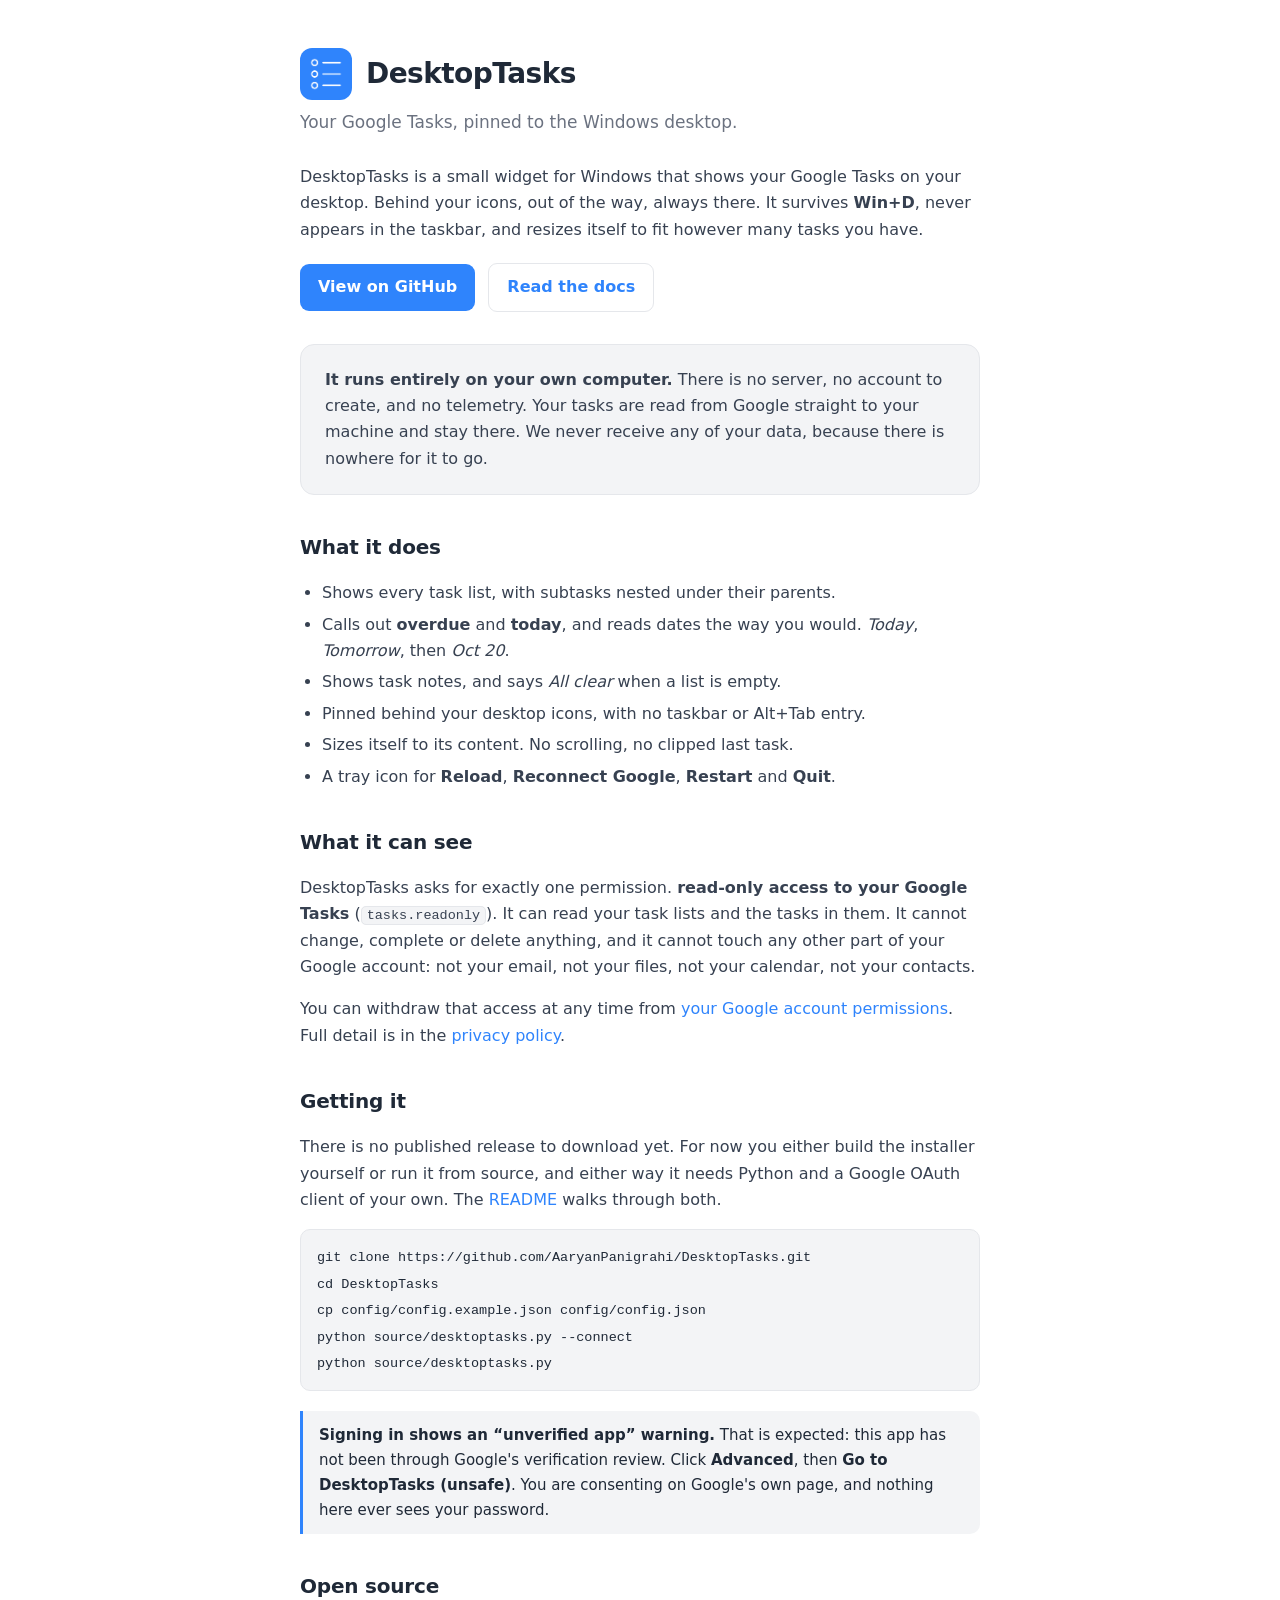
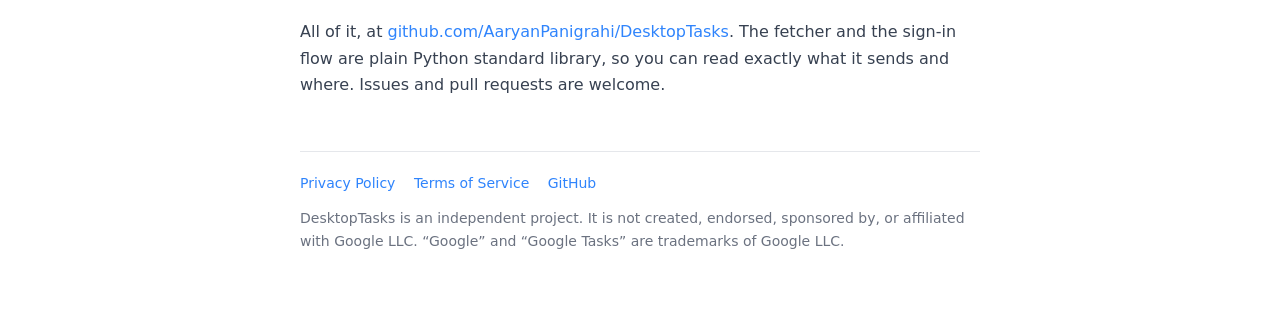
<file: site/index.html>
<!doctype html>
<html lang="en">
<head>
<meta charset="utf-8">
<meta name="viewport" content="width=device-width, initial-scale=1">
<title>DesktopTasks, your Google Tasks pinned to your desktop</title>
<meta name="description" content="A small Windows widget that shows your Google Tasks on your desktop. Free, open source, and runs entirely on your own machine.">
<link rel="icon" href="logo.png">
<link rel="stylesheet" href="style.css">
</head>
<body>
<div class="wrap">

  <header class="site-head">
    <img src="logo.png" alt="">
    <h1>DesktopTasks</h1>
  </header>
  <p class="tagline">Your Google Tasks, pinned to the Windows desktop.</p>

  <p>
    DesktopTasks is a small widget for Windows that shows your Google Tasks
    on your desktop. Behind your icons, out of the way, always there. It
    survives <strong>Win+D</strong>, never appears in the taskbar, and
    resizes itself to fit however many tasks you have.
  </p>

  <p>
    <a class="btn" href="https://github.com/AaryanPanigrahi/DesktopTasks">View on GitHub</a>
    <a class="btn secondary" href="https://github.com/AaryanPanigrahi/DesktopTasks#readme">Read the docs</a>
  </p>

  <div class="hero">
    <p>
      <strong>It runs entirely on your own computer.</strong> There is no
      server, no account to create, and no telemetry. Your tasks are read
      from Google straight to your machine and stay there. We never receive
      any of your data, because there is nowhere for it to go.
    </p>
  </div>

  <h2>What it does</h2>
  <ul>
    <li>Shows every task list, with subtasks nested under their parents.</li>
    <li>Calls out <strong>overdue</strong> and <strong>today</strong>, and
      reads dates the way you would. <em>Today</em>, <em>Tomorrow</em>,
      then <em>Oct 20</em>.</li>
    <li>Shows task notes, and says <em>All clear</em> when a list is empty.</li>
    <li>Pinned behind your desktop icons, with no taskbar or Alt+Tab entry.</li>
    <li>Sizes itself to its content. No scrolling, no clipped last task.</li>
    <li>A tray icon for <strong>Reload</strong>,
      <strong>Reconnect&nbsp;Google</strong>, <strong>Restart</strong> and
      <strong>Quit</strong>.</li>
  </ul>

  <h2>What it can see</h2>

  <p>
    DesktopTasks asks for exactly one permission. <strong>read-only access to your Google Tasks</strong>
    (<code>tasks.readonly</code>). It can read your task lists and the tasks
    in them. It cannot change, complete or delete anything, and it cannot
    touch any other part of your Google account: not your email, not your
    files, not your calendar, not your contacts.
  </p>

  <p>
    You can withdraw that access at any time from
    <a href="https://myaccount.google.com/permissions">your Google account permissions</a>.
    Full detail is in the <a href="privacy.html">privacy policy</a>.
  </p>

  <h2>Getting it</h2>

  <p>
    There is no published release to download yet. For now you either build
    the installer yourself or run it from source, and either way it needs
    Python and a Google OAuth client of your own. The
    <a href="https://github.com/AaryanPanigrahi/DesktopTasks#readme">README</a>
    walks through both.
  </p>

<pre><code>git clone https://github.com/AaryanPanigrahi/DesktopTasks.git
cd DesktopTasks
cp config/config.example.json config/config.json
python source/desktoptasks.py --connect
python source/desktoptasks.py</code></pre>

  <div class="note">
    <strong>Signing in shows an “unverified app” warning.</strong> That is
    expected: this app has not been through Google's verification review.
    Click <strong>Advanced</strong>, then
    <strong>Go to DesktopTasks (unsafe)</strong>. You are
    consenting on Google's own page, and nothing here ever sees your
    password.
  </div>

  <h2>Open source</h2>

  <p>
    All of it, at
    <a href="https://github.com/AaryanPanigrahi/DesktopTasks">github.com/AaryanPanigrahi/DesktopTasks</a>.
    The fetcher and the sign-in flow are plain Python standard library, so
    you can read exactly what it sends and where. Issues and pull requests
    are welcome.
  </p>

  <footer>
    <a href="privacy.html">Privacy Policy</a>
    <a href="terms.html">Terms of Service</a>
    <a href="https://github.com/AaryanPanigrahi/DesktopTasks">GitHub</a>
    <span class="fine">
      DesktopTasks is an independent project. It is not created, endorsed,
      sponsored by, or affiliated with Google LLC. “Google” and “Google
      Tasks” are trademarks of Google LLC.
    </span>
  </footer>

</div>
</body>
</html>
</file>
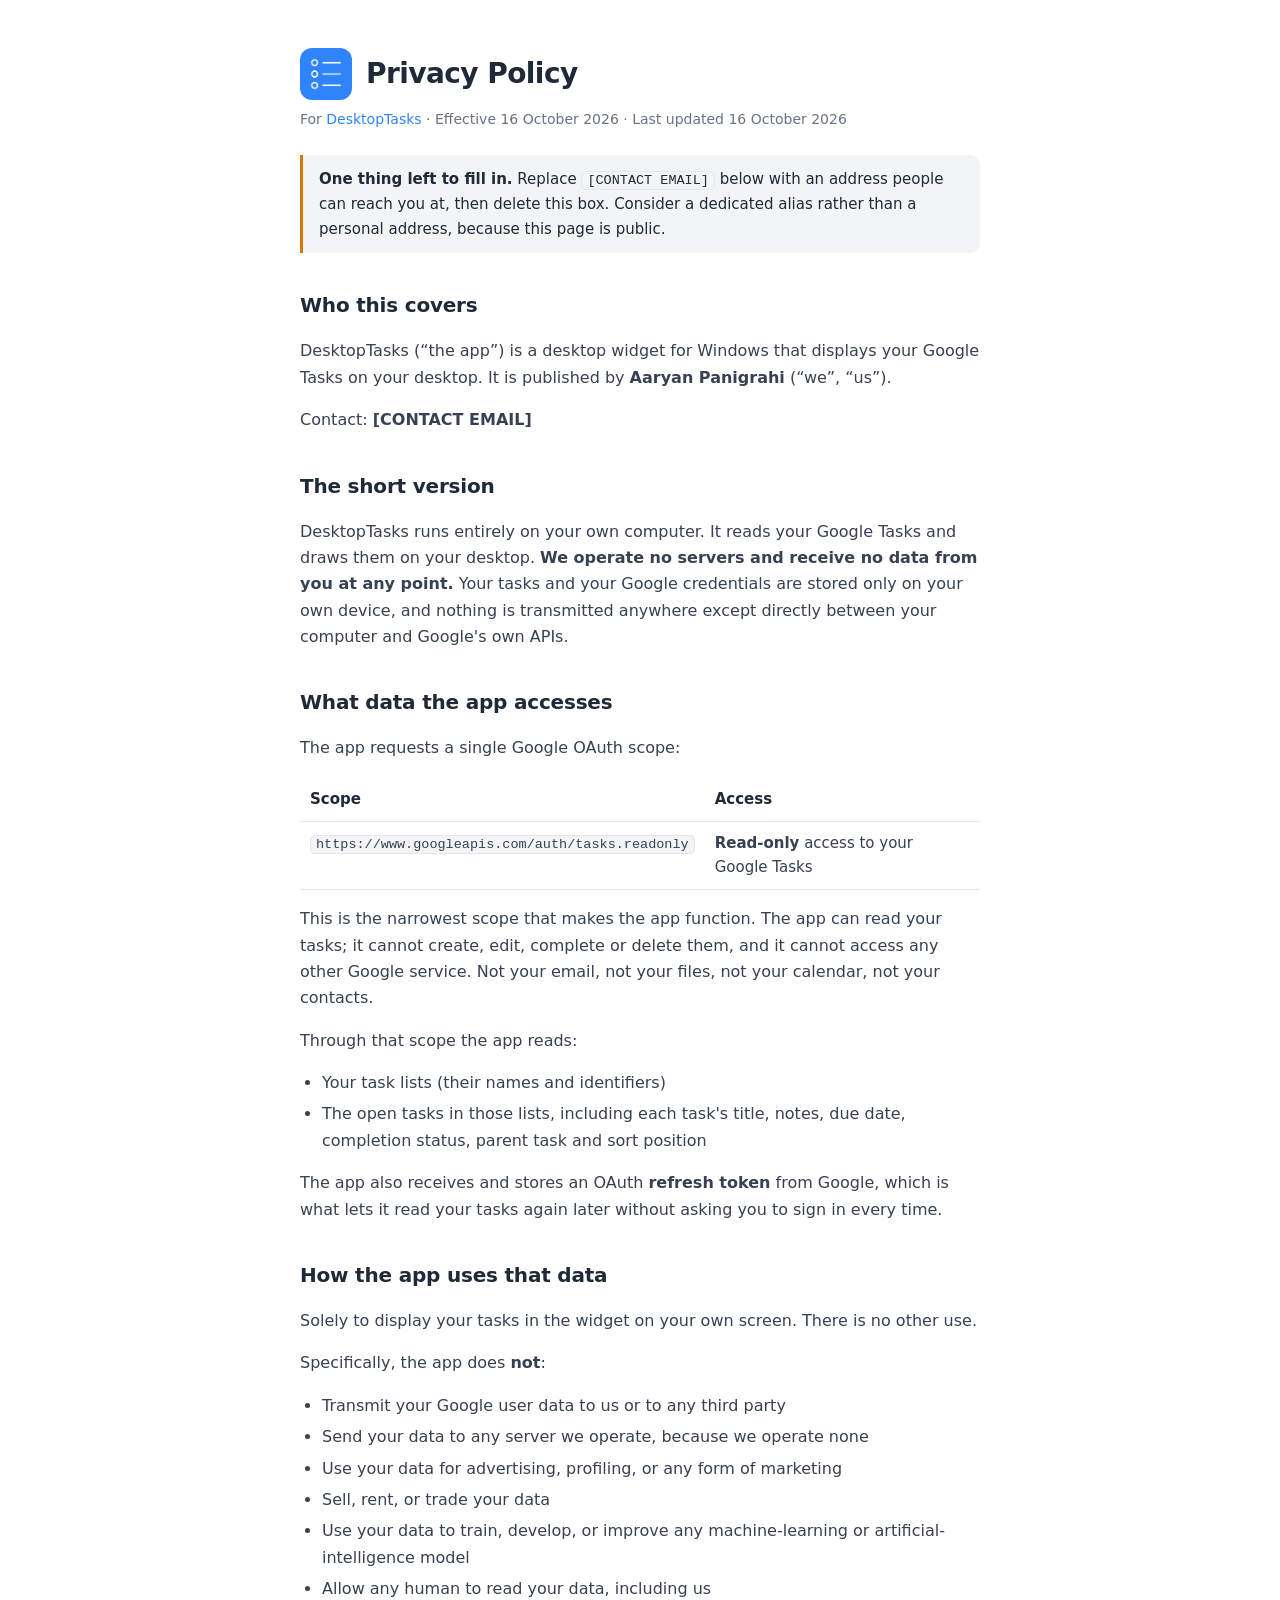
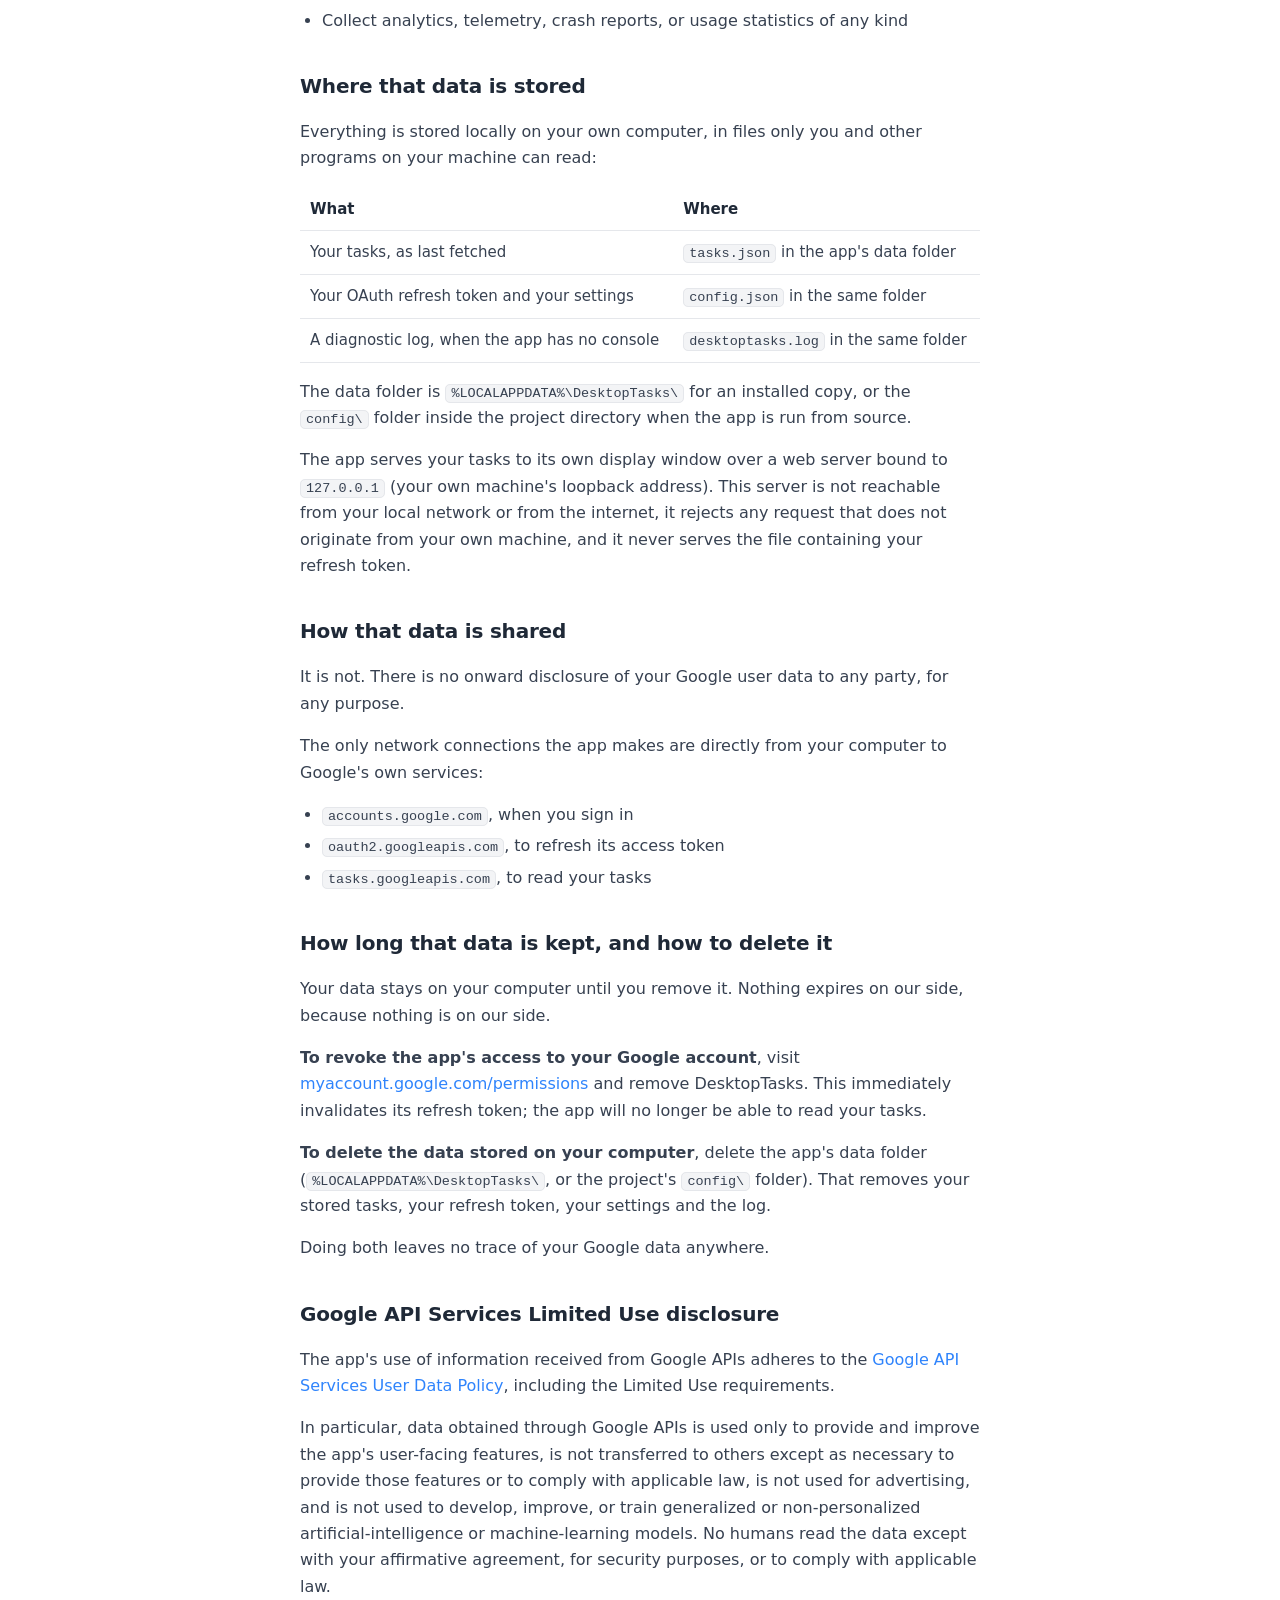
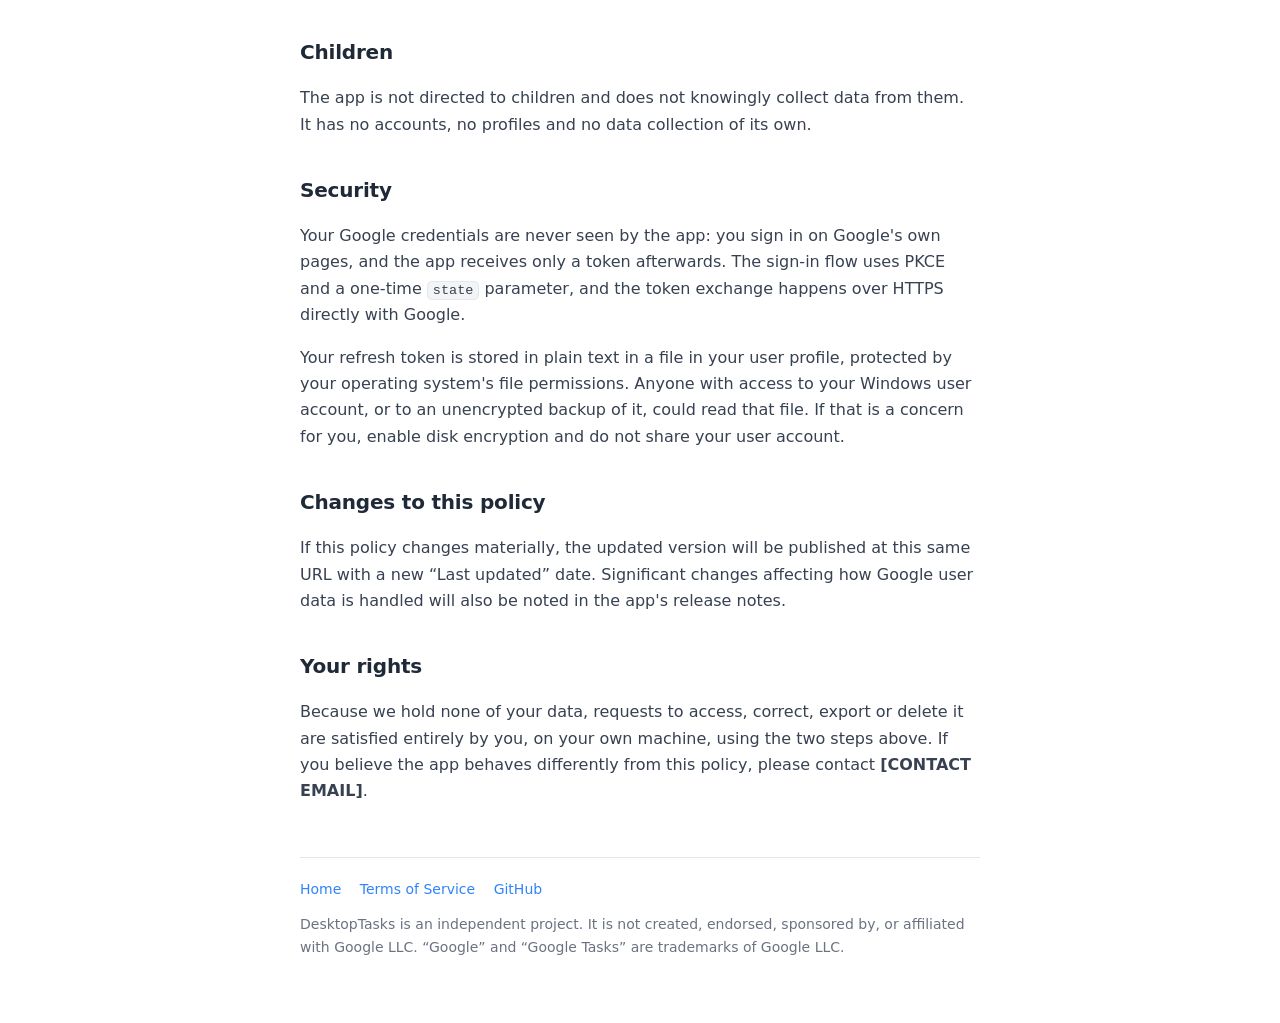
<file: site/privacy.html>
<!doctype html>
<html lang="en">
<head>
<meta charset="utf-8">
<meta name="viewport" content="width=device-width, initial-scale=1">
<title>Privacy Policy for DesktopTasks</title>
<meta name="description" content="How DesktopTasks handles your Google Tasks data: entirely on your own computer, with no server and no telemetry.">
<link rel="icon" href="logo.png">
<link rel="stylesheet" href="style.css">
</head>
<body>
<div class="wrap">

  <header class="site-head">
    <img src="logo.png" alt="">
    <h1>Privacy Policy</h1>
  </header>
  <p class="meta">
    For <a href="index.html">DesktopTasks</a> &middot;
    Effective 16 October 2026 &middot; Last updated 16 October 2026
  </p>

  <div class="draft">
    <strong>One thing left to fill in.</strong> Replace
    <code>[CONTACT EMAIL]</code> below with an address people can reach you
    at, then delete this box. Consider a dedicated alias rather than a
    personal address, because this page is public.
  </div>

  <h2>Who this covers</h2>
  <p>
    DesktopTasks (“the app”) is a desktop widget for Windows that displays
    your Google Tasks on your desktop. It is published by
    <strong>Aaryan Panigrahi</strong> (“we”, “us”).
  </p>
  <p>Contact: <strong>[CONTACT EMAIL]</strong></p>

  <h2>The short version</h2>
  <p>
    DesktopTasks runs entirely on your own computer. It reads your Google
    Tasks and draws them on your desktop. <strong>We operate no servers and
    receive no data from you at any point.</strong> Your tasks and your
    Google credentials are stored only on your own device, and nothing is
    transmitted anywhere except directly between your computer and Google's
    own APIs.
  </p>

  <h2>What data the app accesses</h2>
  <p>The app requests a single Google OAuth scope:</p>
  <table>
    <tr><th>Scope</th><th>Access</th></tr>
    <tr>
      <td><code>https://www.googleapis.com/auth/tasks.readonly</code></td>
      <td><strong>Read-only</strong> access to your Google Tasks</td>
    </tr>
  </table>
  <p>
    This is the narrowest scope that makes the app function. The app can
    read your tasks; it cannot create, edit, complete or delete them, and it
    cannot access any other Google service. Not your email, not your files,
    not your calendar, not your contacts.
  </p>
  <p>Through that scope the app reads:</p>
  <ul>
    <li>Your task lists (their names and identifiers)</li>
    <li>The open tasks in those lists, including each task's title, notes,
      due date, completion status, parent task and sort position</li>
  </ul>
  <p>
    The app also receives and stores an OAuth <strong>refresh token</strong>
    from Google, which is what lets it read your tasks again later without
    asking you to sign in every time.
  </p>

  <h2>How the app uses that data</h2>
  <p>
    Solely to display your tasks in the widget on your own screen. There is
    no other use.
  </p>
  <p>Specifically, the app does <strong>not</strong>:</p>
  <ul>
    <li>Transmit your Google user data to us or to any third party</li>
    <li>Send your data to any server we operate, because we operate none</li>
    <li>Use your data for advertising, profiling, or any form of marketing</li>
    <li>Sell, rent, or trade your data</li>
    <li>Use your data to train, develop, or improve any machine-learning or
      artificial-intelligence model</li>
    <li>Allow any human to read your data, including us</li>
    <li>Collect analytics, telemetry, crash reports, or usage statistics of
      any kind</li>
  </ul>

  <h2>Where that data is stored</h2>
  <p>
    Everything is stored locally on your own computer, in files only you and
    other programs on your machine can read:
  </p>
  <table>
    <tr><th>What</th><th>Where</th></tr>
    <tr><td>Your tasks, as last fetched</td><td><code>tasks.json</code> in the app's data folder</td></tr>
    <tr><td>Your OAuth refresh token and your settings</td><td><code>config.json</code> in the same folder</td></tr>
    <tr><td>A diagnostic log, when the app has no console</td><td><code>desktoptasks.log</code> in the same folder</td></tr>
  </table>
  <p>
    The data folder is
    <code>%LOCALAPPDATA%\DesktopTasks\</code> for an installed copy, or the
    <code>config\</code> folder inside the project directory when the app is
    run from source.
  </p>
  <p>
    The app serves your tasks to its own display window over a web server
    bound to <code>127.0.0.1</code> (your own machine's loopback address).
    This server is not reachable from your local network or from the
    internet, it rejects any request that does not originate from your own
    machine, and it never serves the file containing your refresh token.
  </p>

  <h2>How that data is shared</h2>
  <p>
    It is not. There is no onward disclosure of your Google user data to any
    party, for any purpose.
  </p>
  <p>
    The only network connections the app makes are directly from your
    computer to Google's own services:
  </p>
  <ul>
    <li><code>accounts.google.com</code>, when you sign in</li>
    <li><code>oauth2.googleapis.com</code>, to refresh its access token</li>
    <li><code>tasks.googleapis.com</code>, to read your tasks</li>
  </ul>

  <h2>How long that data is kept, and how to delete it</h2>
  <p>
    Your data stays on your computer until you remove it. Nothing expires on
    our side, because nothing is on our side.
  </p>
  <p>
    <strong>To revoke the app's access to your Google account</strong>, visit
    <a href="https://myaccount.google.com/permissions">myaccount.google.com/permissions</a>
    and remove DesktopTasks. This immediately invalidates its refresh token;
    the app will no longer be able to read your tasks.
  </p>
  <p>
    <strong>To delete the data stored on your computer</strong>, delete the
    app's data folder (<code>%LOCALAPPDATA%\DesktopTasks\</code>, or the
    project's <code>config\</code> folder). That removes your stored tasks,
    your refresh token, your settings and the log.
  </p>
  <p>Doing both leaves no trace of your Google data anywhere.</p>

  <h2>Google API Services Limited Use disclosure</h2>
  <p>
    The app's use of information received from Google APIs adheres to the
    <a href="https://developers.google.com/terms/api-services-user-data-policy">Google
    API Services User Data Policy</a>, including the Limited Use
    requirements.
  </p>
  <p>
    In particular, data obtained through Google APIs is used only to provide
    and improve the app's user-facing features, is not transferred to others
    except as necessary to provide those features or to comply with
    applicable law, is not used for advertising, and is not used to develop,
    improve, or train generalized or non-personalized artificial-intelligence
    or machine-learning models. No humans read the data except with your
    affirmative agreement, for security purposes, or to comply with
    applicable law.
  </p>

  <h2>Children</h2>
  <p>
    The app is not directed to children and does not knowingly collect data
    from them. It has no accounts, no profiles and no data collection of its
    own.
  </p>

  <h2>Security</h2>
  <p>
    Your Google credentials are never seen by the app: you sign in on
    Google's own pages, and the app receives only a token afterwards. The
    sign-in flow uses PKCE and a one-time <code>state</code> parameter, and
    the token exchange happens over HTTPS directly with Google.
  </p>
  <p>
    Your refresh token is stored in plain text in a file in your user
    profile, protected by your operating system's file permissions. Anyone
    with access to your Windows user account, or to an unencrypted backup of
    it, could read that file. If that is a concern for you, enable disk
    encryption and do not share your user account.
  </p>

  <h2>Changes to this policy</h2>
  <p>
    If this policy changes materially, the updated version will be published
    at this same URL with a new “Last updated” date. Significant changes
    affecting how Google user data is handled will also be noted in the
    app's release notes.
  </p>

  <h2>Your rights</h2>
  <p>
    Because we hold none of your data, requests to access, correct, export
    or delete it are satisfied entirely by you, on your own machine, using
    the two steps above. If you believe the app behaves differently from
    this policy, please contact <strong>[CONTACT EMAIL]</strong>.
  </p>

  <footer>
    <a href="index.html">Home</a>
    <a href="terms.html">Terms of Service</a>
    <a href="https://github.com/AaryanPanigrahi/DesktopTasks">GitHub</a>
    <span class="fine">
      DesktopTasks is an independent project. It is not created, endorsed,
      sponsored by, or affiliated with Google LLC. “Google” and “Google
      Tasks” are trademarks of Google LLC.
    </span>
  </footer>

</div>
</body>
</html>
</file>
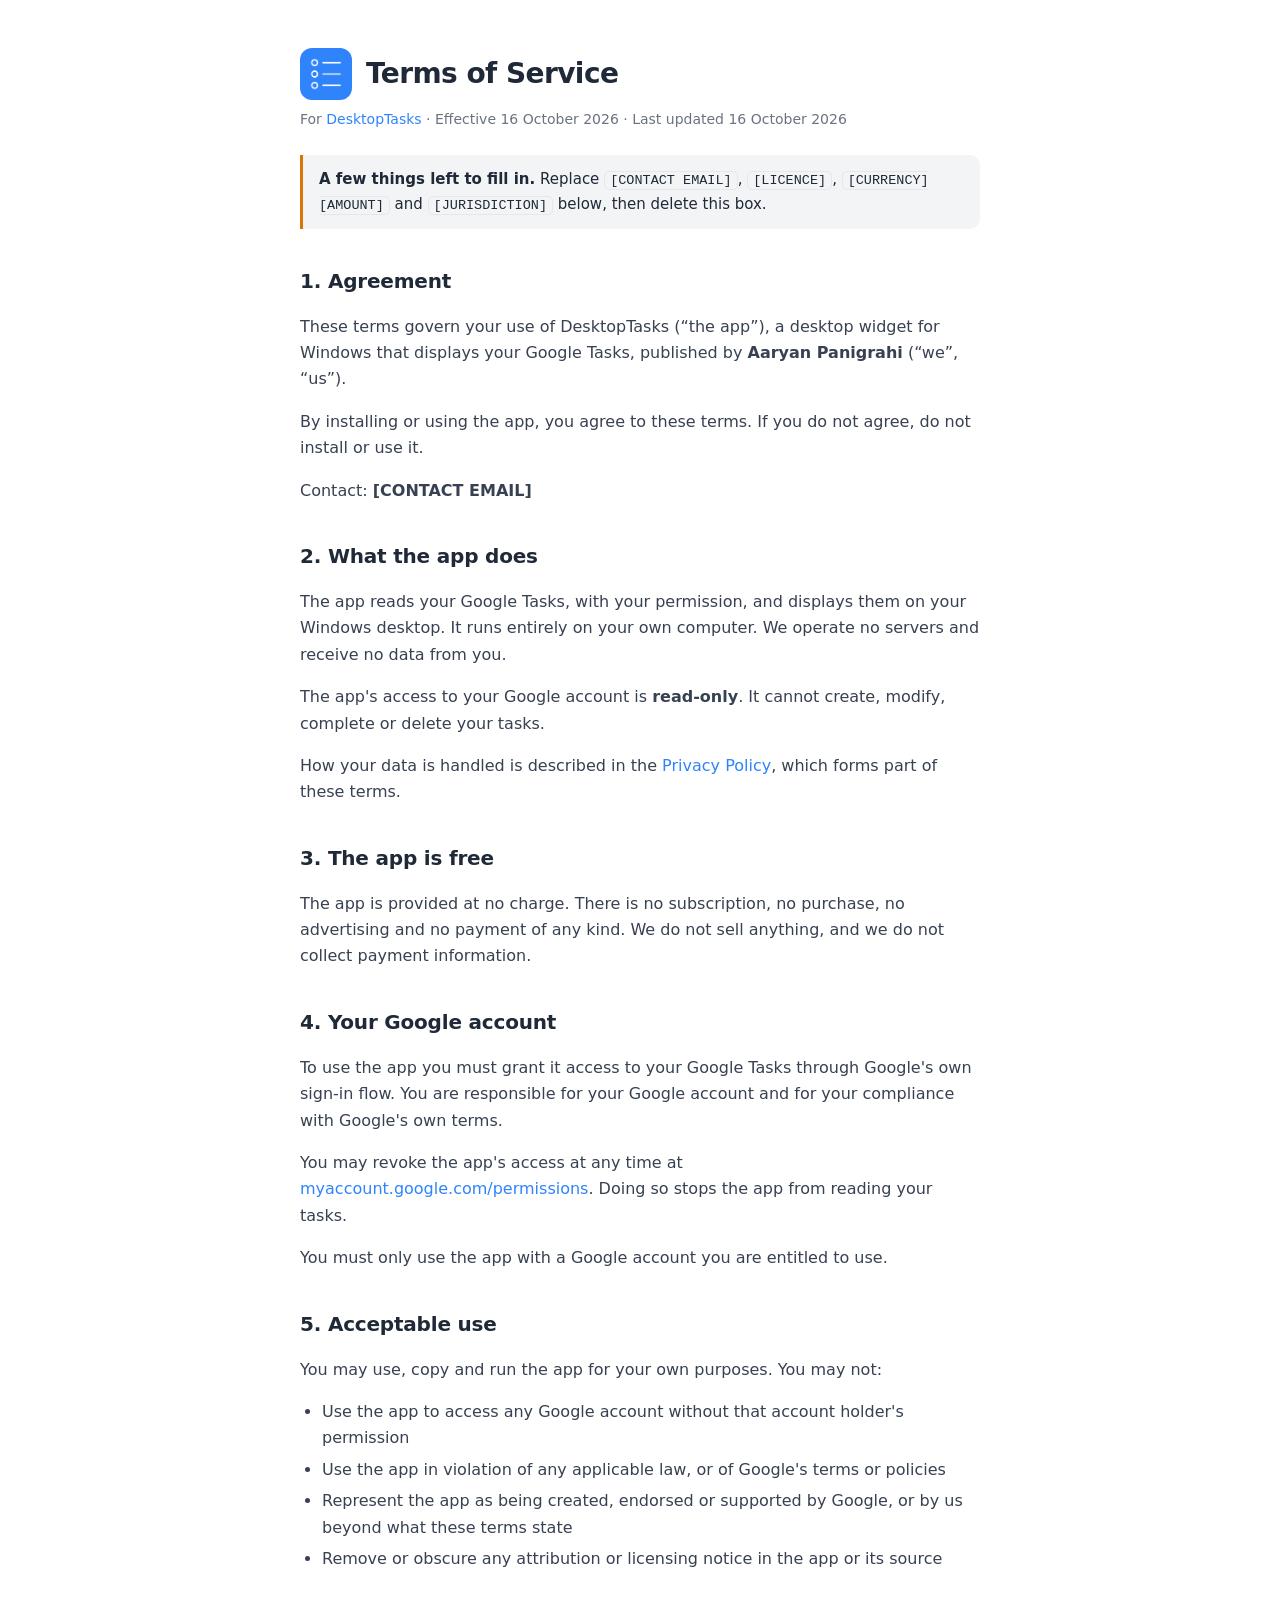
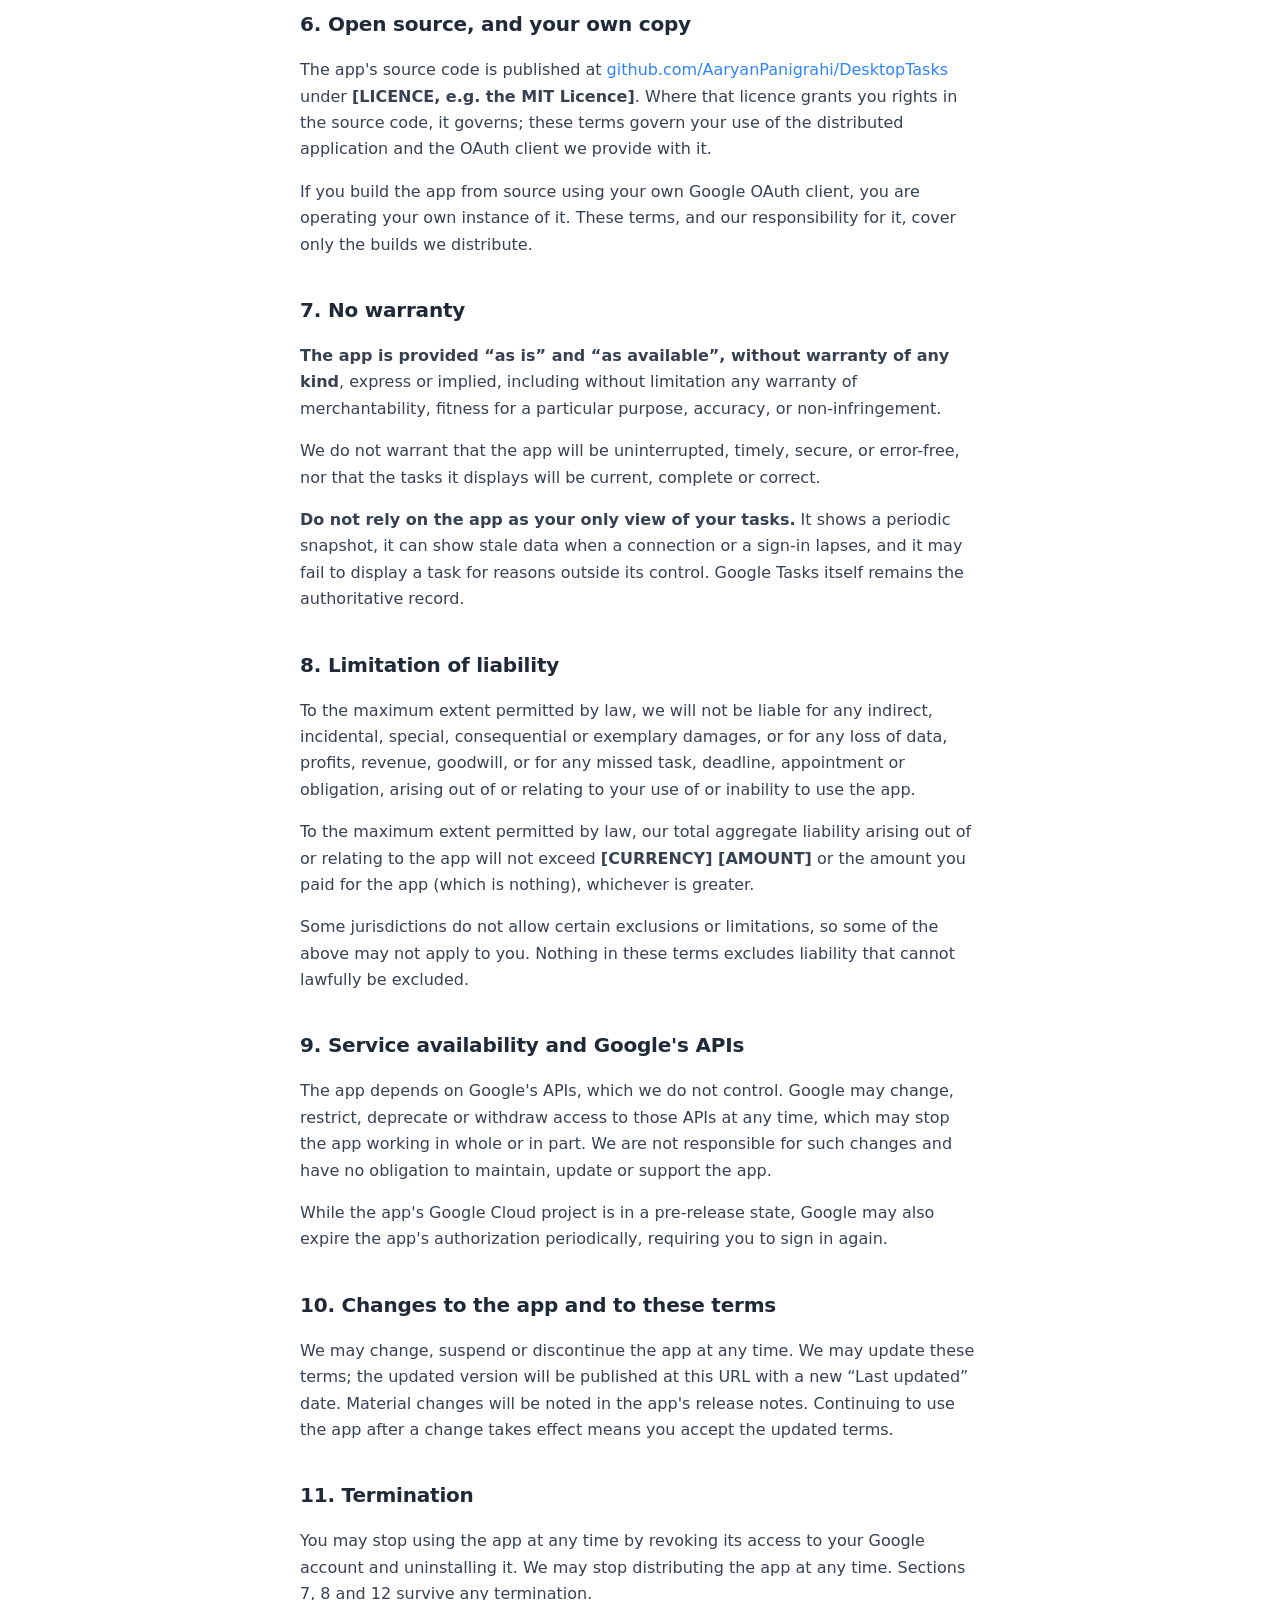
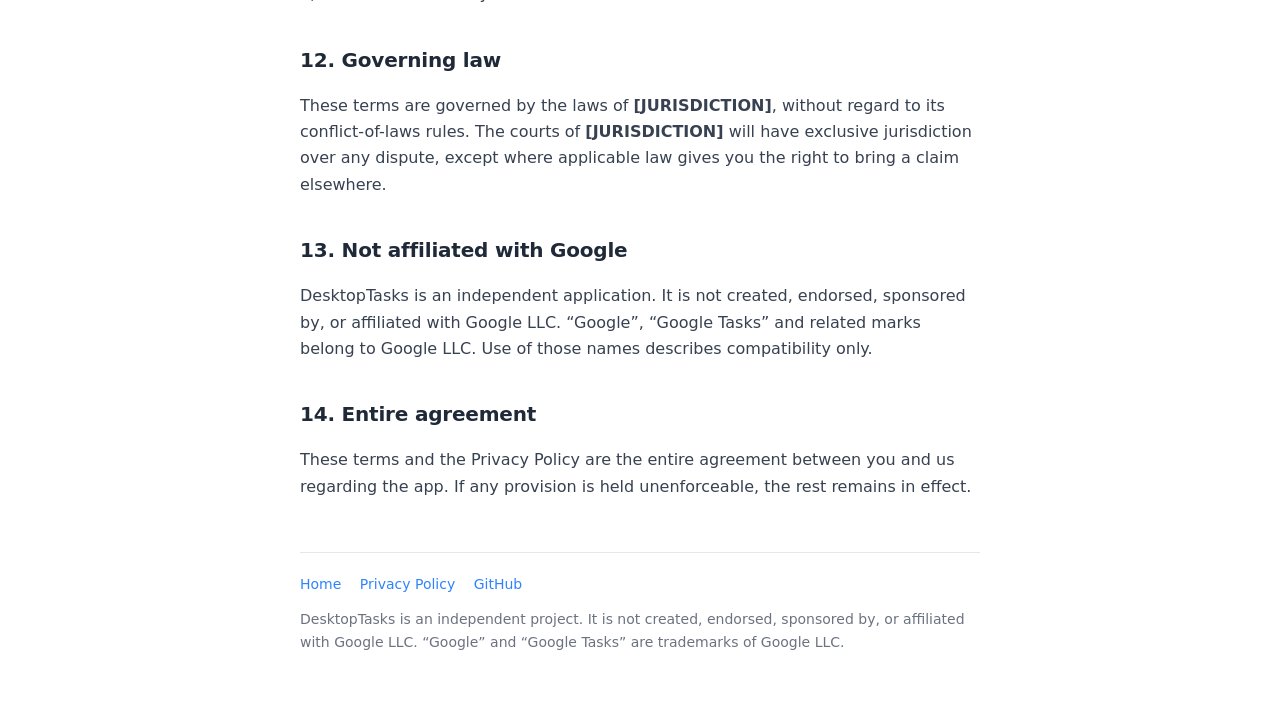
<file: site/terms.html>
<!doctype html>
<html lang="en">
<head>
<meta charset="utf-8">
<meta name="viewport" content="width=device-width, initial-scale=1">
<title>Terms of Service for DesktopTasks</title>
<meta name="description" content="Terms of service for DesktopTasks, a free and open-source Windows widget for Google Tasks.">
<link rel="icon" href="logo.png">
<link rel="stylesheet" href="style.css">
</head>
<body>
<div class="wrap">

  <header class="site-head">
    <img src="logo.png" alt="">
    <h1>Terms of Service</h1>
  </header>
  <p class="meta">
    For <a href="index.html">DesktopTasks</a> &middot;
    Effective 16 October 2026 &middot; Last updated 16 October 2026
  </p>

  <div class="draft">
    <strong>A few things left to fill in.</strong> Replace
    <code>[CONTACT EMAIL]</code>, <code>[LICENCE]</code>,
    <code>[CURRENCY] [AMOUNT]</code> and <code>[JURISDICTION]</code> below,
    then delete this box.
  </div>

  <h2>1. Agreement</h2>
  <p>
    These terms govern your use of DesktopTasks (“the app”), a desktop
    widget for Windows that displays your Google Tasks, published by
    <strong>Aaryan Panigrahi</strong> (“we”, “us”).
  </p>
  <p>
    By installing or using the app, you agree to these terms. If you do not
    agree, do not install or use it.
  </p>
  <p>Contact: <strong>[CONTACT EMAIL]</strong></p>

  <h2>2. What the app does</h2>
  <p>
    The app reads your Google Tasks, with your permission, and displays them
    on your Windows desktop. It runs entirely on your own computer. We
    operate no servers and receive no data from you.
  </p>
  <p>
    The app's access to your Google account is <strong>read-only</strong>.
    It cannot create, modify, complete or delete your tasks.
  </p>
  <p>
    How your data is handled is described in the
    <a href="privacy.html">Privacy Policy</a>, which forms part of these
    terms.
  </p>

  <h2>3. The app is free</h2>
  <p>
    The app is provided at no charge. There is no subscription, no purchase,
    no advertising and no payment of any kind. We do not sell anything, and
    we do not collect payment information.
  </p>

  <h2>4. Your Google account</h2>
  <p>
    To use the app you must grant it access to your Google Tasks through
    Google's own sign-in flow. You are responsible for your Google account
    and for your compliance with Google's own terms.
  </p>
  <p>
    You may revoke the app's access at any time at
    <a href="https://myaccount.google.com/permissions">myaccount.google.com/permissions</a>.
    Doing so stops the app from reading your tasks.
  </p>
  <p>
    You must only use the app with a Google account you are entitled to use.
  </p>

  <h2>5. Acceptable use</h2>
  <p>
    You may use, copy and run the app for your own purposes. You may not:
  </p>
  <ul>
    <li>Use the app to access any Google account without that account
      holder's permission</li>
    <li>Use the app in violation of any applicable law, or of Google's terms
      or policies</li>
    <li>Represent the app as being created, endorsed or supported by Google,
      or by us beyond what these terms state</li>
    <li>Remove or obscure any attribution or licensing notice in the app or
      its source</li>
  </ul>

  <h2>6. Open source, and your own copy</h2>
  <p>
    The app's source code is published at
    <a href="https://github.com/AaryanPanigrahi/DesktopTasks">github.com/AaryanPanigrahi/DesktopTasks</a>
    under <strong>[LICENCE, e.g. the MIT Licence]</strong>. Where that
    licence grants you rights in the source code, it governs; these terms
    govern your use of the distributed application and the OAuth client we
    provide with it.
  </p>
  <p>
    If you build the app from source using your own Google OAuth client, you
    are operating your own instance of it. These terms, and our
    responsibility for it, cover only the builds we distribute.
  </p>

  <h2>7. No warranty</h2>
  <p>
    <strong>The app is provided “as is” and “as available”, without warranty
    of any kind</strong>, express or implied, including without limitation
    any warranty of merchantability, fitness for a particular purpose,
    accuracy, or non-infringement.
  </p>
  <p>
    We do not warrant that the app will be uninterrupted, timely, secure, or
    error-free, nor that the tasks it displays will be current, complete or
    correct.
  </p>
  <p>
    <strong>Do not rely on the app as your only view of your tasks.</strong>
    It shows a periodic snapshot, it can show stale data when a connection
    or a sign-in lapses, and it may fail to display a task for reasons
    outside its control. Google Tasks itself remains the authoritative
    record.
  </p>

  <h2>8. Limitation of liability</h2>
  <p>
    To the maximum extent permitted by law, we will not be liable for any
    indirect, incidental, special, consequential or exemplary damages, or
    for any loss of data, profits, revenue, goodwill, or for any missed
    task, deadline, appointment or obligation, arising out of or relating to
    your use of or inability to use the app.
  </p>
  <p>
    To the maximum extent permitted by law, our total aggregate liability
    arising out of or relating to the app will not exceed
    <strong>[CURRENCY] [AMOUNT]</strong> or the amount you paid for the app
    (which is nothing), whichever is greater.
  </p>
  <p>
    Some jurisdictions do not allow certain exclusions or limitations, so
    some of the above may not apply to you. Nothing in these terms excludes
    liability that cannot lawfully be excluded.
  </p>

  <h2>9. Service availability and Google's APIs</h2>
  <p>
    The app depends on Google's APIs, which we do not control. Google may
    change, restrict, deprecate or withdraw access to those APIs at any
    time, which may stop the app working in whole or in part. We are not
    responsible for such changes and have no obligation to maintain, update
    or support the app.
  </p>
  <p>
    While the app's Google Cloud project is in a pre-release state, Google
    may also expire the app's authorization periodically, requiring you to
    sign in again.
  </p>

  <h2>10. Changes to the app and to these terms</h2>
  <p>
    We may change, suspend or discontinue the app at any time. We may update
    these terms; the updated version will be published at this URL with a
    new “Last updated” date. Material changes will be noted in the app's
    release notes. Continuing to use the app after a change takes effect
    means you accept the updated terms.
  </p>

  <h2>11. Termination</h2>
  <p>
    You may stop using the app at any time by revoking its access to your
    Google account and uninstalling it. We may stop distributing the app at
    any time. Sections 7, 8 and 12 survive any termination.
  </p>

  <h2>12. Governing law</h2>
  <p>
    These terms are governed by the laws of
    <strong>[JURISDICTION]</strong>, without regard to its
    conflict-of-laws rules. The courts of <strong>[JURISDICTION]</strong>
    will have exclusive jurisdiction over any dispute, except where
    applicable law gives you the right to bring a claim elsewhere.
  </p>

  <h2>13. Not affiliated with Google</h2>
  <p>
    DesktopTasks is an independent application. It is not created, endorsed,
    sponsored by, or affiliated with Google LLC. “Google”, “Google Tasks”
    and related marks belong to Google LLC. Use of those names describes
    compatibility only.
  </p>

  <h2>14. Entire agreement</h2>
  <p>
    These terms and the Privacy Policy are the entire agreement between you
    and us regarding the app. If any provision is held unenforceable, the
    rest remains in effect.
  </p>

  <footer>
    <a href="index.html">Home</a>
    <a href="privacy.html">Privacy Policy</a>
    <a href="https://github.com/AaryanPanigrahi/DesktopTasks">GitHub</a>
    <span class="fine">
      DesktopTasks is an independent project. It is not created, endorsed,
      sponsored by, or affiliated with Google LLC. “Google” and “Google
      Tasks” are trademarks of Google LLC.
    </span>
  </footer>

</div>
</body>
</html>
</file>
<file: site/style.css>
/* Shared styles for the DesktopTasks site.
   Palette matches the widget itself (source/dashboard.html), so the site
   and the app read as one thing. No external fonts or frameworks: the
   whole site is three HTML files and this. */

:root {
  --surface-0:      #ffffff;
  --surface-1:      #f3f4f6;
  --border:         #e5e7eb;
  --text-primary:   #1f2937;
  --text-secondary: #374151;
  --text-muted:     #6b7280;
  --accent:         #2f84fc;  /* the logo's blue */
  --accent-ink:     #ffffff;
  --radius:         14px;
}

@media (prefers-color-scheme: dark) {
  :root {
    --surface-0:      #1d2128;
    --surface-1:      #23272f;
    --border:         #3e4651;
    --text-primary:   #f2f4f7;
    --text-secondary: #d5dbe3;
    --text-muted:     #a2abb8;
  }
}

* { box-sizing: border-box; }

html { -webkit-text-size-adjust: 100%; }

body {
  margin: 0;
  background: var(--surface-0);
  color: var(--text-primary);
  font: 16px/1.65 "Segoe UI Variable Text", "Segoe UI", system-ui,
        -apple-system, sans-serif;
  -webkit-font-smoothing: antialiased;
}

.wrap {
  max-width: 720px;
  margin: 0 auto;
  padding: 48px 20px 64px;
}

/* ------------------------------------------------------------ header */
.site-head {
  display: flex;
  align-items: center;
  gap: 14px;
  margin-bottom: 8px;
}
.site-head img { width: 52px; height: 52px; border-radius: 12px; }
.site-head h1 { margin: 0; font-size: 28px; letter-spacing: -0.02em; }

.tagline {
  margin: 0 0 28px;
  color: var(--text-muted);
  font-size: 17px;
}

/* -------------------------------------------------------------- hero */
.hero {
  background: var(--surface-1);
  border: 1px solid var(--border);
  border-radius: var(--radius);
  padding: 22px 24px;
  margin: 28px 0;
}
.hero p:first-child { margin-top: 0; }
.hero p:last-child { margin-bottom: 0; }

.shot {
  display: block;
  max-width: 340px;
  width: 100%;
  margin: 24px auto;
  border-radius: var(--radius);
}

/* ------------------------------------------------------------ bits */
h2 {
  margin: 36px 0 12px;
  font-size: 20px;
  letter-spacing: -0.01em;
}
h3 { margin: 26px 0 8px; font-size: 16px; }

p, li { color: var(--text-secondary); }
ul { padding-left: 22px; }
li { margin: 5px 0; }

a { color: var(--accent); text-decoration: none; }
a:hover { text-decoration: underline; }

code {
  background: var(--surface-1);
  border: 1px solid var(--border);
  border-radius: 5px;
  padding: 1px 5px;
  font: 13.5px/1.4 "Cascadia Code", Consolas, monospace;
}

pre {
  background: var(--surface-1);
  border: 1px solid var(--border);
  border-radius: 10px;
  padding: 14px 16px;
  overflow-x: auto;
}
pre code { background: none; border: 0; padding: 0; }

table {
  width: 100%;
  border-collapse: collapse;
  margin: 16px 0;
  font-size: 15px;
}
th, td {
  text-align: left;
  padding: 9px 10px;
  border-bottom: 1px solid var(--border);
  vertical-align: top;
}
th { color: var(--text-primary); font-weight: 600; }
td { color: var(--text-secondary); }

.btn {
  display: inline-block;
  background: var(--accent);
  color: var(--accent-ink);
  padding: 10px 18px;
  border-radius: 9px;
  font-weight: 600;
  margin: 4px 8px 4px 0;
}
.btn:hover { text-decoration: none; filter: brightness(1.08); }
.btn.secondary {
  background: transparent;
  color: var(--accent);
  border: 1px solid var(--border);
}

.note {
  border-left: 3px solid var(--accent);
  background: var(--surface-1);
  border-radius: 0 10px 10px 0;
  padding: 12px 16px;
  margin: 20px 0;
  font-size: 15px;
}

.draft {
  border-left: 3px solid #d97706;
  background: var(--surface-1);
  border-radius: 0 10px 10px 0;
  padding: 12px 16px;
  margin: 0 0 28px;
  font-size: 15px;
}

.meta { color: var(--text-muted); font-size: 14px; margin: 0 0 24px; }

/* ------------------------------------------------------------ footer */
footer {
  margin-top: 52px;
  padding-top: 20px;
  border-top: 1px solid var(--border);
  color: var(--text-muted);
  font-size: 14px;
}
footer a { margin-right: 14px; }
footer .fine { display: block; margin-top: 12px; }

@media (max-width: 520px) {
  .wrap { padding: 32px 16px 48px; }
  .site-head h1 { font-size: 23px; }
}
</file>
